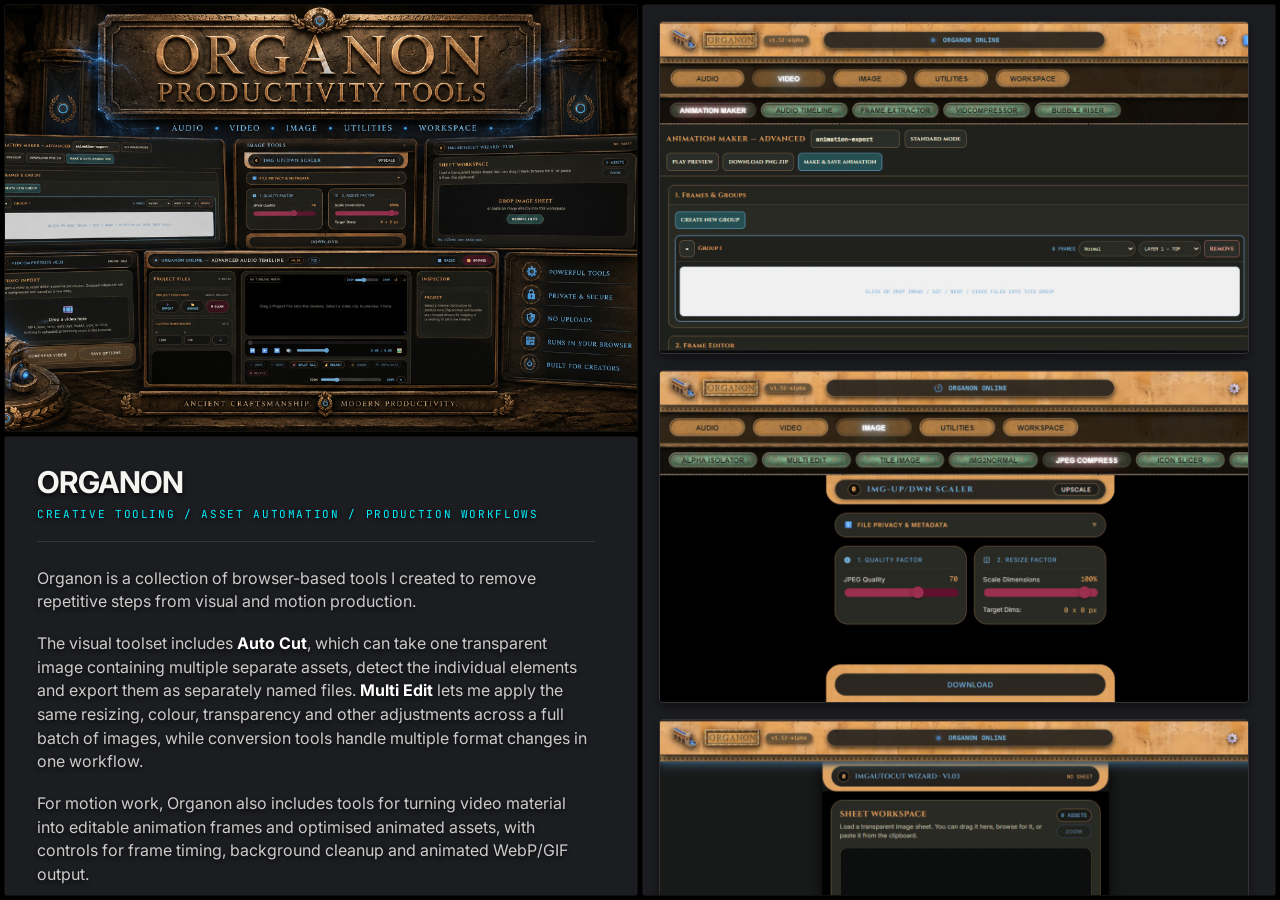
<file: organon/index.html>
<!DOCTYPE html><html lang="en"><head><meta charset="UTF-8"><meta name="viewport" content="width=device-width,initial-scale=1.0"><title>Organon | Christopher Tyler</title><link rel="preconnect" href="https://fonts.googleapis.com"><link rel="preconnect" href="https://fonts.gstatic.com" crossorigin><link href="https://fonts.googleapis.com/css2?family=Inter:wght@400;500;600;700&family=JetBrains+Mono:wght@400;700&display=swap" rel="stylesheet"><link rel="stylesheet" href="../project.css"><style>:root{--accent:#00F0FF}</style></head><body><main class="project-layout"><section class="left-column"><div class="panel video-panel"><img src="01.png" alt="Organon preview" class="video-placeholder"></div><div class="panel text-panel scrollable"><header class="project-header"><h1>ORGANON</h1><p class="eyebrow">CREATIVE TOOLING / ASSET AUTOMATION / PRODUCTION WORKFLOWS</p></header><div class="copy"><p>Organon is a collection of browser-based tools I created to remove repetitive steps from visual and motion production.</p><p>The visual toolset includes <strong>Auto Cut</strong>, which can take one transparent image containing multiple separate assets, detect the individual elements and export them as separately named files. <strong>Multi Edit</strong> lets me apply the same resizing, colour, transparency and other adjustments across a full batch of images, while conversion tools handle multiple format changes in one workflow.</p><p>For motion work, Organon also includes tools for turning video material into editable animation frames and optimised animated assets, with controls for frame timing, background cleanup and animated WebP/GIF output.</p><p>The project demonstrates how I approach creative production beyond generation itself: identifying friction in an asset pipeline and building practical tools that make production faster, more consistent and easier to repeat.</p><p class="project-site-row"><a class="project-link" href="https://cinaedvsstudios.github.io/Organon/" target="_blank" rel="noopener noreferrer">OPEN ORGANON ↗</a></p><p class="label">Deliverables</p><p>Asset auto-separation · batch image editing · format conversion · video-to-animation workflows · animated WebP production</p><p class="label">Focus</p><p>Creative workflow automation · batch production · reusable tooling · asset consistency · production efficiency</p></div></div></section><aside class="panel image-panel scrollable"><img src="01.jpg" alt="Organon asset 01" class="image-stack-img"><img src="02.jpg" alt="Organon asset 02" class="image-stack-img" loading="lazy" decoding="async"><img src="03.jpg" alt="Organon asset 03" class="image-stack-img" loading="lazy" decoding="async"><img src="04.jpg" alt="Organon asset 04" class="image-stack-img" loading="lazy" decoding="async"><img src="05.jpg" alt="Organon asset 05" class="image-stack-img" loading="lazy" decoding="async"><span class="gallery-end" aria-hidden="true"></span></aside></main></body></html>
</file>
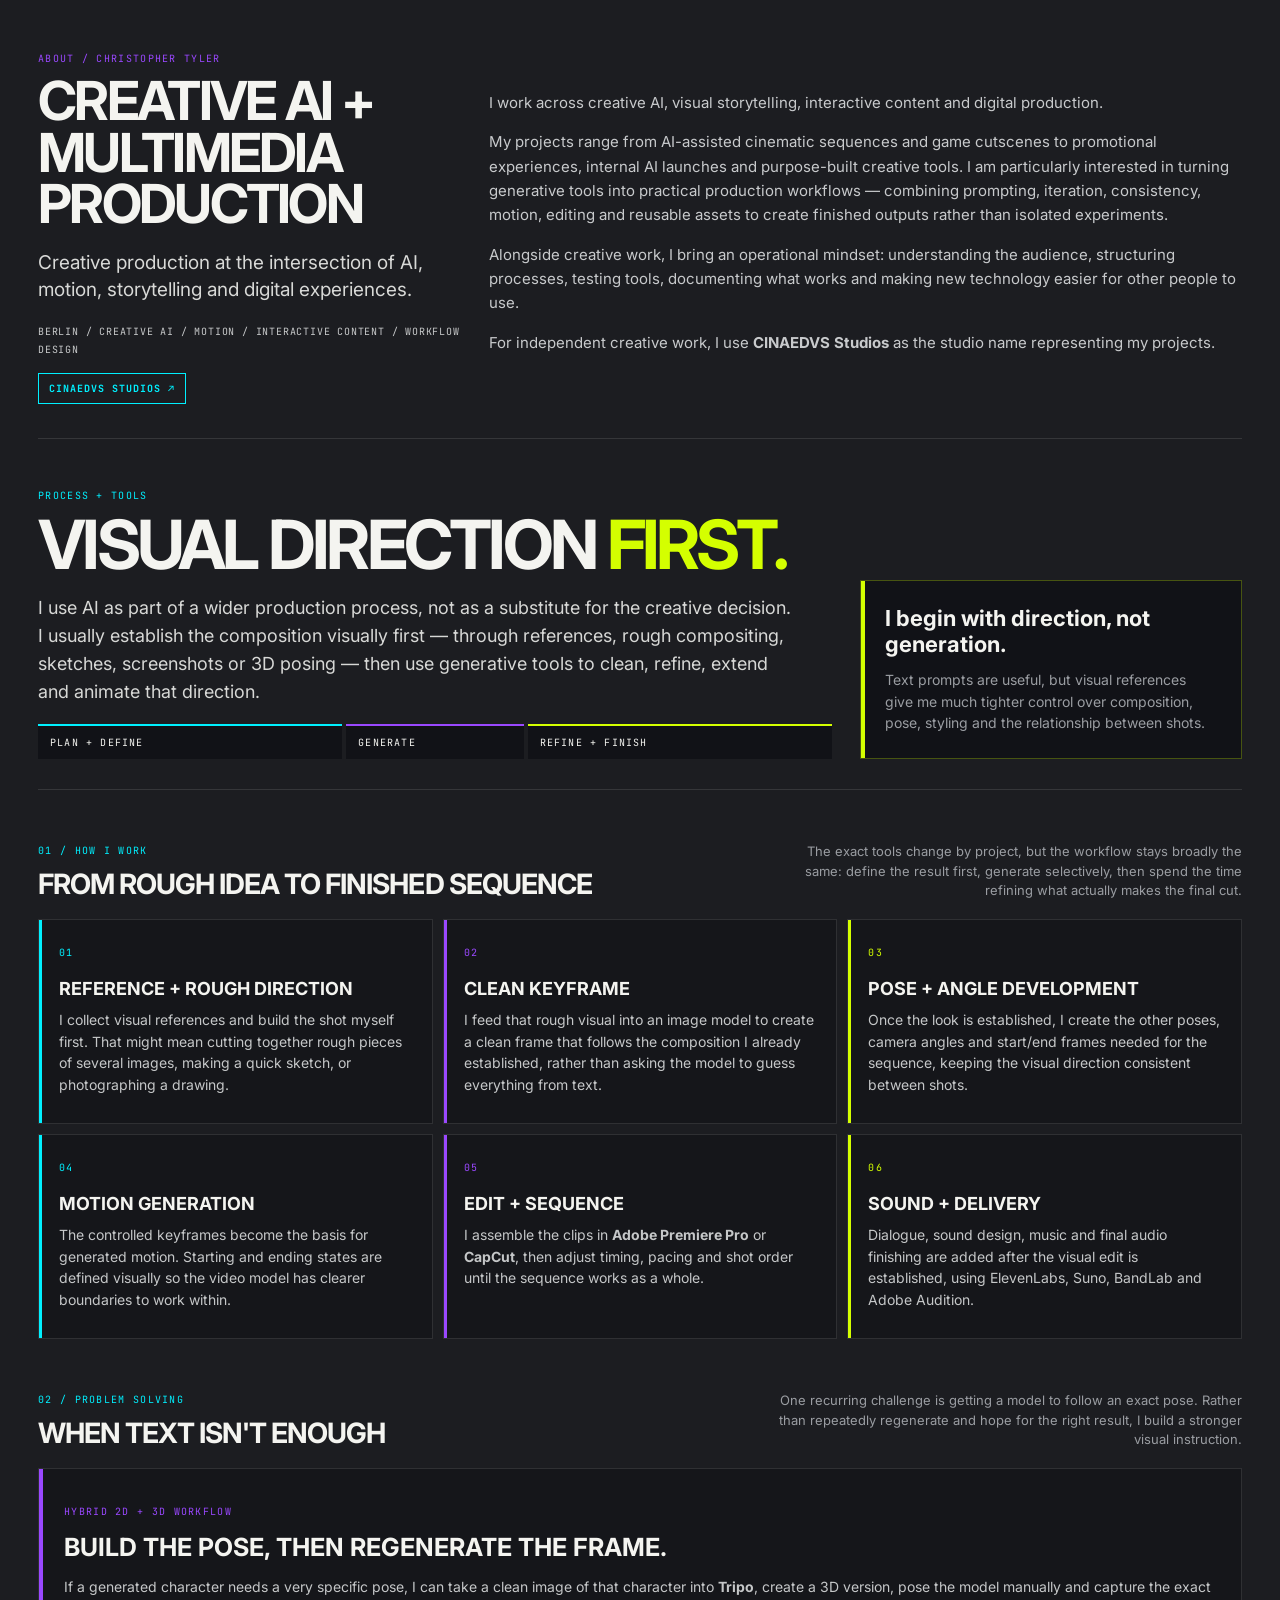
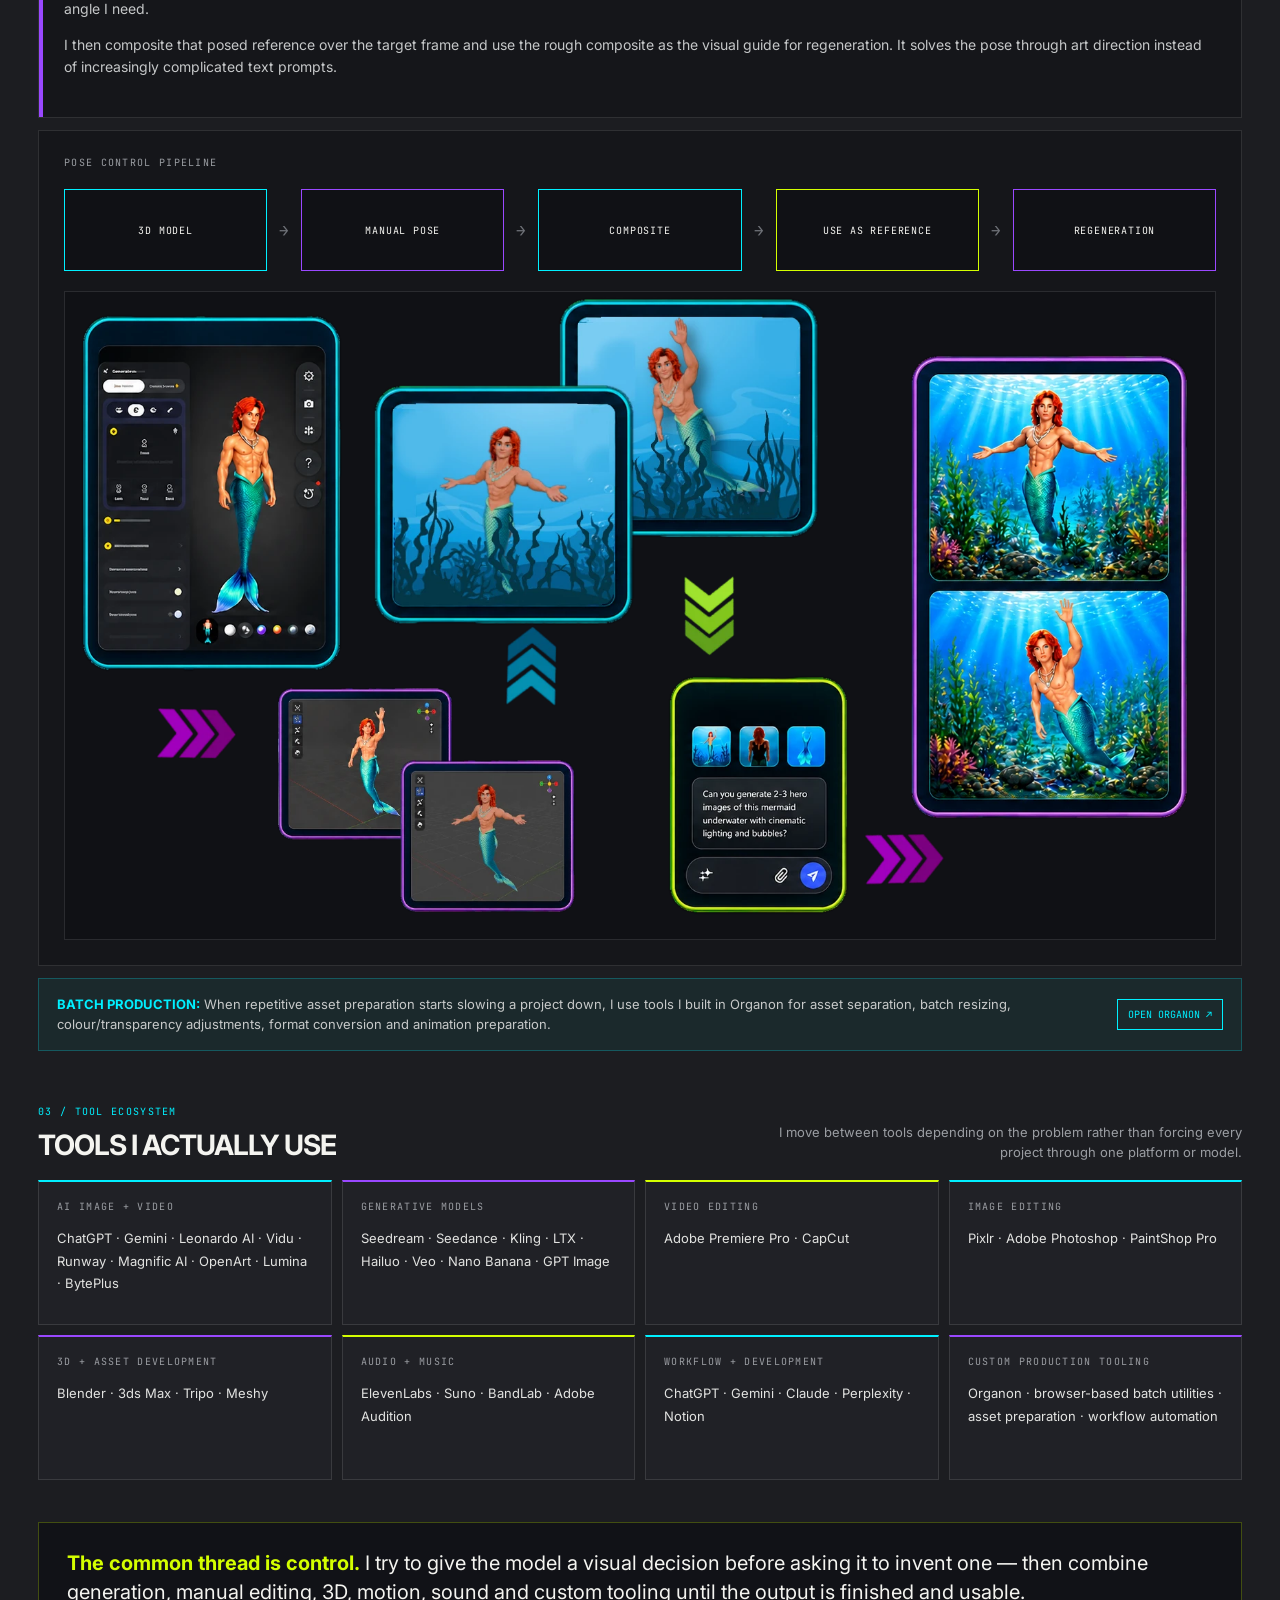
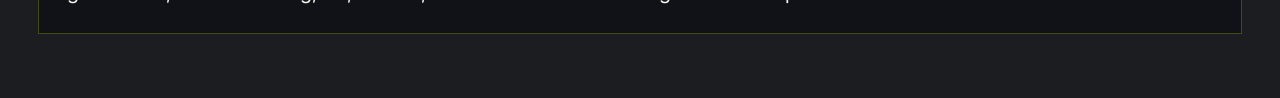
<file: process/index.html>
<!DOCTYPE html><html lang="en"><head><meta charset="UTF-8"><meta name="viewport" content="width=device-width,initial-scale=1.0"><title>Process + Tools | Christopher Tyler</title><link rel="preconnect" href="https://fonts.googleapis.com"><link rel="preconnect" href="https://fonts.gstatic.com" crossorigin><link href="https://fonts.googleapis.com/css2?family=Inter:wght@400;500;600;700&family=JetBrains+Mono:wght@400;700&display=swap" rel="stylesheet"><style>:root{--bg:#1c1d21;--panel:#15161a;--panel2:#202126;--text:#f4f4f0;--muted:#9a9da2;--cyan:#00f0ff;--lime:#d4ff00;--violet:#9a48ff;--line:rgba(255,255,255,.11)}*{box-sizing:border-box}html,body{margin:0;width:100%;min-height:100%;background:var(--bg);color:var(--text);scrollbar-width:thin;scrollbar-color:var(--lime) #111}html::-webkit-scrollbar,body::-webkit-scrollbar{width:10px}html::-webkit-scrollbar-track,body::-webkit-scrollbar-track{background:#111}html::-webkit-scrollbar-thumb,body::-webkit-scrollbar-thumb{background:var(--lime);border-radius:10px;border:2px solid #111}body{font-family:Inter,Arial,sans-serif;overflow-x:hidden}.page{padding:34px 38px 64px}.mono,.kicker,.section-kicker,.tool-title,.step-num{font-family:'JetBrains Mono',monospace;text-transform:uppercase;letter-spacing:.13em}.profile{display:grid;grid-template-columns:.72fr 1.28fr;gap:28px;padding:8px 0 34px;border-bottom:1px solid var(--line)}.profile h1{font-size:clamp(34px,4.2vw,58px);line-height:.96;letter-spacing:-.05em;margin:0}.profile-tagline{font-size:19px;line-height:1.45;color:#d8d9d7}.profile-copy{display:grid;align-content:center;gap:15px}.profile-copy p{margin:0;color:#c8cacc;font-size:15px;line-height:1.62}.profile-tags{font-family:'JetBrains Mono',monospace;font-size:10px;line-height:1.8;letter-spacing:.08em;color:#c7c9ca}.studio-link{display:inline-flex;margin-top:14px;padding:8px 10px;border:1px solid var(--cyan);color:var(--cyan);font:700 10px 'JetBrains Mono',monospace;letter-spacing:.1em;text-decoration:none}.hero{display:grid;grid-template-columns:1.35fr .65fr;gap:28px;padding:40px 0 30px;border-bottom:1px solid var(--line)}.kicker,.section-kicker{color:var(--cyan);font-size:10px}.hero h2{font-size:clamp(38px,5.3vw,72px);line-height:.95;letter-spacing:-.055em;margin:10px 0 0}.hero h2 span{color:var(--lime)}.hero-copy{max-width:760px;color:#d7d8d6;font-size:18px;line-height:1.55}.hero-quote{align-self:end;background:#111217;border:1px solid rgba(212,255,0,.28);padding:24px;box-shadow:inset 4px 0 0 var(--lime)}.hero-quote strong{display:block;font-size:22px;margin-bottom:12px}.hero-quote p{margin:0;color:var(--muted);font-size:14px;line-height:1.55}.phase-strip{display:grid;grid-template-columns:1.2fr .7fr 1.2fr;gap:4px;margin-top:18px}.phase{padding:10px 12px;background:#111217;border-top:2px solid var(--cyan);font:10px 'JetBrains Mono',monospace;letter-spacing:.12em}.phase:nth-child(2){border-color:var(--violet)}.phase:nth-child(3){border-color:var(--lime)}section{margin-top:44px}.profile,.hero{margin-top:0}.section-head{display:flex;justify-content:space-between;align-items:end;gap:20px;margin-bottom:18px}.section-head h2{margin:5px 0 0;font-size:28px;letter-spacing:-.035em}.section-note{max-width:470px;margin:0;color:var(--muted);font-size:13px;line-height:1.5;text-align:right}.steps{display:grid;grid-template-columns:repeat(3,1fr);gap:10px}.step{position:relative;min-height:205px;padding:20px;background:var(--panel);border:1px solid var(--line)}.step:before{content:'';position:absolute;left:0;top:0;bottom:0;width:3px;background:var(--accent,var(--cyan))}.step:nth-child(2),.step:nth-child(5){--accent:var(--violet)}.step:nth-child(3),.step:nth-child(6){--accent:var(--lime)}.step-num{font-size:10px;color:var(--accent,var(--cyan))}.step h3{margin:18px 0 10px;font-size:18px}.step p{margin:0;color:#c5c7c8;font-size:14px;line-height:1.55}.problem-copy,.problem-flow{background:var(--panel);border:1px solid var(--line);padding:25px}.problem-copy{box-shadow:inset 4px 0 0 var(--violet);margin-bottom:12px}.problem-copy h3{font-size:25px;margin:12px 0 14px}.problem-copy p{color:#c5c7c8;font-size:14px;line-height:1.58}.flow-title{font:10px 'JetBrains Mono',monospace;letter-spacing:.13em;color:var(--muted);margin-bottom:20px}.flow{display:grid;grid-template-columns:1fr 22px 1fr 22px 1fr 22px 1fr 22px 1fr;gap:6px;align-items:center}.flow-box{min-height:82px;display:flex;align-items:center;justify-content:center;text-align:center;padding:12px;background:#101115;border:1px solid rgba(255,255,255,.12);font:10px 'JetBrains Mono',monospace;letter-spacing:.08em}.flow-box:nth-of-type(1){border-color:var(--cyan)}.flow-box:nth-of-type(2){border-color:var(--violet)}.flow-box:nth-of-type(3){border-color:var(--cyan)}.flow-box:nth-of-type(4){border-color:var(--lime)}.flow-box:nth-of-type(5){border-color:var(--violet)}.arrow{text-align:center;color:#6f7278;font-family:'JetBrains Mono',monospace}.flow-image{display:block;width:100%;height:auto;margin-top:20px;border:1px solid var(--line);background:#101115}.organon{display:flex;justify-content:space-between;align-items:center;gap:18px;margin-top:12px;padding:16px 18px;background:rgba(0,240,255,.05);border:1px solid rgba(0,240,255,.24)}.organon p{margin:0;color:#c7c9c9;font-size:13px;line-height:1.5}.organon strong{color:var(--cyan)}.organon a{color:var(--cyan);font:10px 'JetBrains Mono',monospace;text-decoration:none;border:1px solid var(--cyan);padding:8px 10px;white-space:nowrap}.tools{display:grid;grid-template-columns:repeat(4,1fr);gap:10px}.tool{min-height:145px;background:var(--panel2);border:1px solid var(--line);padding:18px}.tool:nth-child(3n+1){border-top:2px solid var(--cyan)}.tool:nth-child(3n+2){border-top:2px solid var(--violet)}.tool:nth-child(3n){border-top:2px solid var(--lime)}.tool-title{font-size:10px;color:var(--muted);margin-bottom:14px}.tool p{margin:0;color:#e2e3e1;font-size:13px;line-height:1.72}.closing{margin-top:42px;padding:26px 28px;border:1px solid rgba(212,255,0,.25);background:#111217;font-size:20px;line-height:1.45}.closing strong{color:var(--lime)}@media(max-width:950px){.profile,.hero{grid-template-columns:1fr}.steps,.tools{grid-template-columns:repeat(2,1fr)}.section-head{align-items:start;flex-direction:column}.section-note{text-align:left}.page{padding:28px 24px 50px}.flow{grid-template-columns:1fr 18px 1fr 18px 1fr 18px 1fr 18px 1fr}.flow-box{font-size:9px}}@media(max-width:720px){.flow{grid-template-columns:1fr}.arrow{transform:rotate(90deg)}}@media(max-width:600px){.page{padding:22px 16px 40px}.steps,.tools,.phase-strip{grid-template-columns:1fr}.organon{align-items:flex-start;flex-direction:column}}</style></head><body><main class="page"><section class="profile"><div><p class="mono" style="color:var(--violet);font-size:10px">ABOUT / CHRISTOPHER TYLER</p><h1>CREATIVE AI + MULTIMEDIA PRODUCTION</h1><p class="profile-tagline">Creative production at the intersection of AI, motion, storytelling and digital experiences.</p><div class="profile-tags">BERLIN / CREATIVE AI / MOTION / INTERACTIVE CONTENT / WORKFLOW DESIGN</div><a class="studio-link" href="https://cinaedvsstudios.github.io/cinaedvs" target="_blank" rel="noopener noreferrer">CINAEDVS STUDIOS ↗</a></div><div class="profile-copy"><p>I work across creative AI, visual storytelling, interactive content and digital production.</p><p>My projects range from AI-assisted cinematic sequences and game cutscenes to promotional experiences, internal AI launches and purpose-built creative tools. I am particularly interested in turning generative tools into practical production workflows — combining prompting, iteration, consistency, motion, editing and reusable assets to create finished outputs rather than isolated experiments.</p><p>Alongside creative work, I bring an operational mindset: understanding the audience, structuring processes, testing tools, documenting what works and making new technology easier for other people to use.</p><p>For independent creative work, I use <strong>CINAEDVS Studios</strong> as the studio name representing my projects.</p></div></section><section class="hero"><div><p class="kicker">PROCESS + TOOLS</p><h2>VISUAL DIRECTION <span>FIRST.</span></h2><p class="hero-copy">I use AI as part of a wider production process, not as a substitute for the creative decision. I usually establish the composition visually first — through references, rough compositing, sketches, screenshots or 3D posing — then use generative tools to clean, refine, extend and animate that direction.</p><div class="phase-strip"><div class="phase">PLAN + DEFINE</div><div class="phase">GENERATE</div><div class="phase">REFINE + FINISH</div></div></div><aside class="hero-quote"><strong>I begin with direction, not generation.</strong><p>Text prompts are useful, but visual references give me much tighter control over composition, pose, styling and the relationship between shots.</p></aside></section><section><div class="section-head"><div><p class="section-kicker">01 / HOW I WORK</p><h2>FROM ROUGH IDEA TO FINISHED SEQUENCE</h2></div><p class="section-note">The exact tools change by project, but the workflow stays broadly the same: define the result first, generate selectively, then spend the time refining what actually makes the final cut.</p></div><div class="steps"><article class="step"><span class="step-num">01</span><h3>REFERENCE + ROUGH DIRECTION</h3><p>I collect visual references and build the shot myself first. That might mean cutting together rough pieces of several images, making a quick sketch, or photographing a drawing.</p></article><article class="step"><span class="step-num">02</span><h3>CLEAN KEYFRAME</h3><p>I feed that rough visual into an image model to create a clean frame that follows the composition I already established, rather than asking the model to guess everything from text.</p></article><article class="step"><span class="step-num">03</span><h3>POSE + ANGLE DEVELOPMENT</h3><p>Once the look is established, I create the other poses, camera angles and start/end frames needed for the sequence, keeping the visual direction consistent between shots.</p></article><article class="step"><span class="step-num">04</span><h3>MOTION GENERATION</h3><p>The controlled keyframes become the basis for generated motion. Starting and ending states are defined visually so the video model has clearer boundaries to work within.</p></article><article class="step"><span class="step-num">05</span><h3>EDIT + SEQUENCE</h3><p>I assemble the clips in <strong>Adobe Premiere Pro</strong> or <strong>CapCut</strong>, then adjust timing, pacing and shot order until the sequence works as a whole.</p></article><article class="step"><span class="step-num">06</span><h3>SOUND + DELIVERY</h3><p>Dialogue, sound design, music and final audio finishing are added after the visual edit is established, using ElevenLabs, Suno, BandLab and Adobe Audition.</p></article></div></section><section><div class="section-head"><div><p class="section-kicker">02 / PROBLEM SOLVING</p><h2>WHEN TEXT ISN'T ENOUGH</h2></div><p class="section-note">One recurring challenge is getting a model to follow an exact pose. Rather than repeatedly regenerate and hope for the right result, I build a stronger visual instruction.</p></div><div class="problem-copy"><p class="mono" style="color:var(--violet);font-size:10px">HYBRID 2D + 3D WORKFLOW</p><h3>BUILD THE POSE, THEN REGENERATE THE FRAME.</h3><p>If a generated character needs a very specific pose, I can take a clean image of that character into <strong>Tripo</strong>, create a 3D version, pose the model manually and capture the exact angle I need.</p><p>I then composite that posed reference over the target frame and use the rough composite as the visual guide for regeneration. It solves the pose through art direction instead of increasingly complicated text prompts.</p></div><div class="problem-flow"><div class="flow-title">POSE CONTROL PIPELINE</div><div class="flow"><div class="flow-box">3D MODEL</div><span class="arrow">→</span><div class="flow-box">MANUAL POSE</div><span class="arrow">→</span><div class="flow-box">COMPOSITE</div><span class="arrow">→</span><div class="flow-box">USE AS REFERENCE</div><span class="arrow">→</span><div class="flow-box">REGENERATION</div></div><img class="flow-image" src="flow.webp" alt="Workflow showing 3D model, pose, composite, reference and regenerated image"></div><div class="organon"><p><strong>BATCH PRODUCTION:</strong> When repetitive asset preparation starts slowing a project down, I use tools I built in Organon for asset separation, batch resizing, colour/transparency adjustments, format conversion and animation preparation.</p><a href="https://cinaedvsstudios.github.io/Organon/" target="_blank" rel="noopener noreferrer">OPEN ORGANON ↗</a></div></section><section><div class="section-head"><div><p class="section-kicker">03 / TOOL ECOSYSTEM</p><h2>TOOLS I ACTUALLY USE</h2></div><p class="section-note">I move between tools depending on the problem rather than forcing every project through one platform or model.</p></div><div class="tools"><div class="tool"><div class="tool-title">AI IMAGE + VIDEO</div><p>ChatGPT · Gemini · Leonardo AI · Vidu · Runway · Magnific AI · OpenArt · Lumina · BytePlus</p></div><div class="tool"><div class="tool-title">GENERATIVE MODELS</div><p>Seedream · Seedance · Kling · LTX · Hailuo · Veo · Nano Banana · GPT Image</p></div><div class="tool"><div class="tool-title">VIDEO EDITING</div><p>Adobe Premiere Pro · CapCut</p></div><div class="tool"><div class="tool-title">IMAGE EDITING</div><p>Pixlr · Adobe Photoshop · PaintShop Pro</p></div><div class="tool"><div class="tool-title">3D + ASSET DEVELOPMENT</div><p>Blender · 3ds Max · Tripo · Meshy</p></div><div class="tool"><div class="tool-title">AUDIO + MUSIC</div><p>ElevenLabs · Suno · BandLab · Adobe Audition</p></div><div class="tool"><div class="tool-title">WORKFLOW + DEVELOPMENT</div><p>ChatGPT · Gemini · Claude · Perplexity · Notion</p></div><div class="tool"><div class="tool-title">CUSTOM PRODUCTION TOOLING</div><p>Organon · browser-based batch utilities · asset preparation · workflow automation</p></div></div></section><div class="closing"><strong>The common thread is control.</strong> I try to give the model a visual decision before asking it to invent one — then combine generation, manual editing, 3D, motion, sound and custom tooling until the output is finished and usable.</div></main></body></html>
</file>
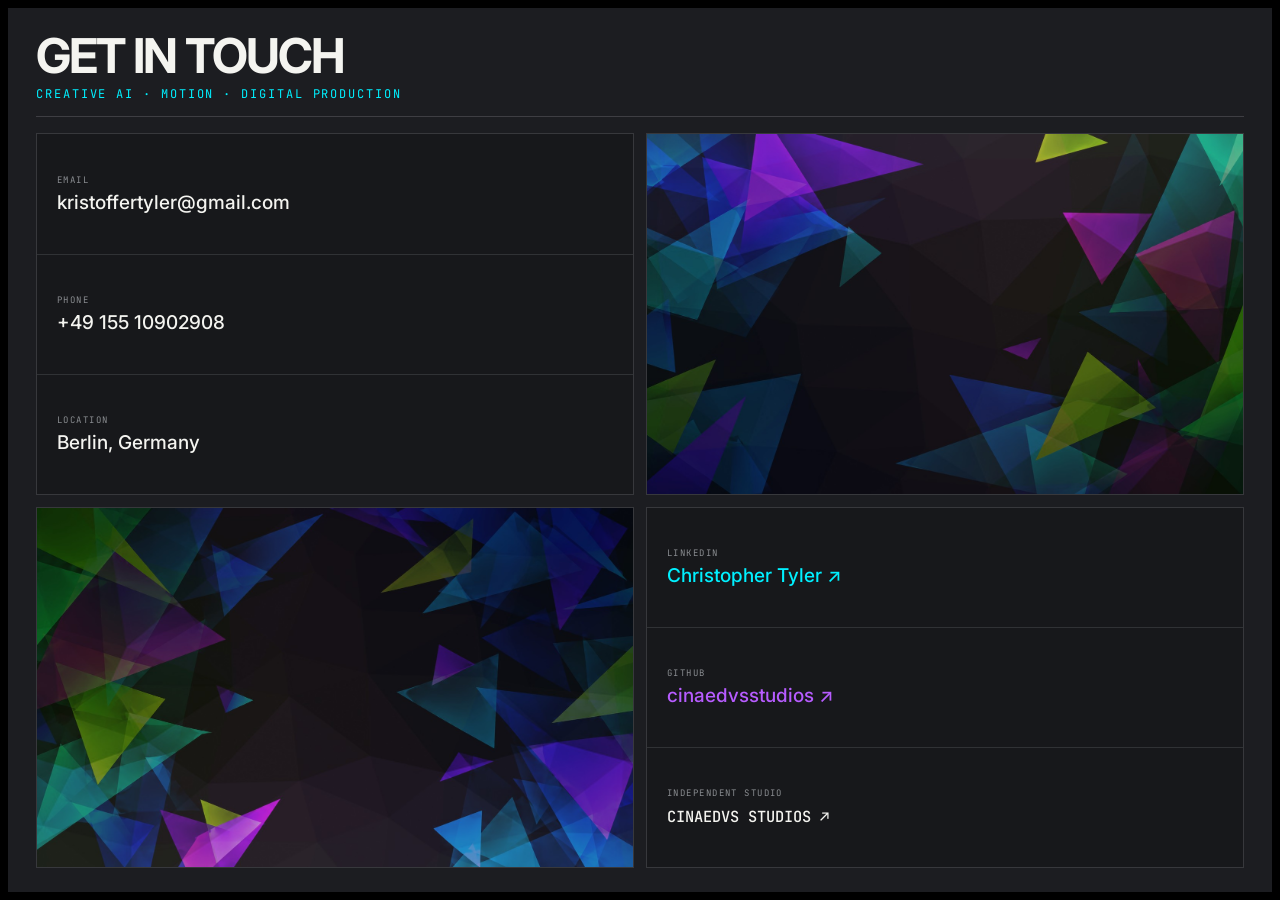
<file: contact.html>
<!DOCTYPE html><html lang="en"><head><meta charset="UTF-8"><meta name="viewport" content="width=device-width,initial-scale=1.0"><title>Contact | Christopher Tyler</title><link href="https://fonts.googleapis.com/css2?family=Inter:wght@400;500;600;700&family=JetBrains+Mono:wght@400;700&display=swap" rel="stylesheet"><style>*{box-sizing:border-box}html,body{width:100%;height:100%;margin:0;overflow:hidden}body{padding:4px;background:#000;color:#F4F4F0;font-family:Inter,Arial,sans-serif}.contact-panel{width:100%;height:100%;background:#1C1D21;border:4px solid #000;border-radius:4px;padding:24px 28px;display:grid;grid-template-rows:auto minmax(0,1fr);gap:16px;overflow:hidden}.contact-header{padding-bottom:14px;border-bottom:1px solid rgba(138,141,145,.3)}h1{margin:0 0 6px;font-size:clamp(30px,4vw,48px);line-height:1;font-weight:700;letter-spacing:-.04em}.subtitle{margin:0;color:#00F0FF;font-family:'JetBrains Mono',monospace;font-size:12px;letter-spacing:.16em;text-transform:uppercase}.contact-grid{display:grid;grid-template-columns:repeat(2,minmax(0,1fr));grid-template-rows:repeat(2,minmax(0,1fr));gap:12px;min-height:0}.quad{min-width:0;min-height:0;border:1px solid rgba(138,141,145,.28);background:#17181b;overflow:hidden}.info-group{display:grid;grid-template-rows:repeat(3,minmax(0,1fr));height:100%}.info-row{display:flex;flex-direction:column;justify-content:center;padding:14px 20px;min-height:0}.info-row+.info-row{border-top:1px solid rgba(138,141,145,.22)}.contact-label{margin-bottom:6px;color:#8A8D91;font-family:'JetBrains Mono',monospace;font-size:9px;letter-spacing:.16em;text-transform:uppercase}.contact-value,.contact-value a{color:#F4F4F0;font-size:clamp(13px,1.5vw,19px);font-weight:500;line-height:1.2;text-decoration:none;overflow-wrap:anywhere}.contact-value a:hover{color:#D4FF00}.linkedin a{color:#00F0FF}.github a{color:#b75cff}.studio a{font-family:'JetBrains Mono',monospace;font-size:clamp(12px,1.2vw,16px)}.image-cell img{display:block;width:100%;height:100%;object-fit:cover;object-position:center}@media(max-width:700px){.contact-panel{padding:16px;gap:10px}.contact-grid{gap:8px}.info-row{padding:9px 12px}.contact-label{font-size:7px;margin-bottom:3px}.contact-value,.contact-value a{font-size:11px}.studio a{font-size:10px}.subtitle{font-size:9px}h1{font-size:28px}}</style></head><body><main class="contact-panel"><header class="contact-header"><h1>GET IN TOUCH</h1><p class="subtitle">Creative AI · Motion · Digital Production</p></header><section class="contact-grid"><div class="quad info-group"><div class="info-row"><div class="contact-label">Email</div><div class="contact-value"><a href="mailto:kristoffertyler@gmail.com">kristoffertyler@gmail.com</a></div></div><div class="info-row"><div class="contact-label">Phone</div><div class="contact-value"><a href="tel:+4915510902908">+49 155 10902908</a></div></div><div class="info-row"><div class="contact-label">Location</div><div class="contact-value">Berlin, Germany</div></div></div><div class="quad image-cell"><img src="process/01.jpg" alt="Christopher Tyler creative work"></div><div class="quad image-cell"><img src="process/02.jpg" alt="Christopher Tyler creative work"></div><div class="quad info-group"><div class="info-row linkedin"><div class="contact-label">LinkedIn</div><div class="contact-value"><a href="https://www.linkedin.com/in/christopher-tyler-5ab8b683" target="_blank" rel="noopener noreferrer">Christopher Tyler ↗</a></div></div><div class="info-row github"><div class="contact-label">GitHub</div><div class="contact-value"><a href="https://github.com/cinaedvsstudios" target="_blank" rel="noopener noreferrer">cinaedvsstudios ↗</a></div></div><div class="info-row studio"><div class="contact-label">Independent Studio</div><div class="contact-value"><a href="https://cinaedvsstudios.github.io/cinaedvs" target="_blank" rel="noopener noreferrer">CINAEDVS STUDIOS ↗</a></div></div></div></section></main></body></html>
</file>
<file: project.css>
*{box-sizing:border-box}html,body{width:100%;height:100%;margin:0;overflow:hidden}body{background:#000;color:#F4F4F0;font-family:Inter,Arial,sans-serif;text-shadow:0 2px 4px rgba(0,0,0,.78)}.project-layout{display:grid;grid-template-columns:minmax(0,1fr) minmax(0,1fr);gap:4px;width:100%;height:100%;padding:4px;overflow:hidden}.left-column{display:grid;grid-template-rows:minmax(0,48%) minmax(0,52%);gap:4px;min-width:0;min-height:0;overflow:hidden}.panel{background:#1C1D21;border:1px solid #111;border-radius:3px;min-width:0;min-height:0;overflow:hidden}.video-panel{display:flex;align-items:center;justify-content:center;background:#000}.video-panel video,.video-placeholder{display:block;width:100%;height:100%;object-fit:contain;background:#000}.video-placeholder{object-fit:cover}.text-panel{overflow-y:auto;padding:30px 32px 46px}.image-panel{overflow-y:auto;padding:16px 16px 56px;scroll-padding-bottom:56px}.image-stack-img{display:block;width:100%;height:auto;margin:0 0 16px;border:1px solid #333;border-radius:4px;box-shadow:0 4px 10px rgba(0,0,0,.45);flex-shrink:0}.image-stack-img:last-of-type{margin-bottom:0}.gallery-end{display:block;height:44px;min-height:44px}.scrollable{scrollbar-width:thin;scrollbar-color:var(--accent) #111;scrollbar-gutter:stable;overscroll-behavior:contain}.scrollable::-webkit-scrollbar{width:9px}.scrollable::-webkit-scrollbar-track{background:#111}.scrollable::-webkit-scrollbar-thumb{background:var(--accent);border-radius:10px;border:2px solid #111}.scrollable::-webkit-scrollbar-thumb:hover{filter:brightness(1.2)}h1{margin:0 0 7px;font-size:30px;line-height:1.05;letter-spacing:-.035em;font-weight:700;color:#F4F4F0}.eyebrow{margin:0;font-family:'JetBrains Mono',monospace;font-size:11px;line-height:1.55;letter-spacing:.15em;text-transform:uppercase;color:var(--accent)}.project-header{margin-bottom:25px;padding-bottom:18px;border-bottom:1px solid rgba(138,141,145,.22)}.copy{color:rgba(244,244,240,.82);font-size:16px;line-height:1.48}.copy p{margin:0 0 18px}.copy strong{color:#fff}.label{margin:26px 0 7px!important;font-family:'JetBrains Mono',monospace;font-size:11px;letter-spacing:.13em;text-transform:uppercase;color:#8A8D91}.copy .label+ p{margin-bottom:18px}.project-site-row{margin:22px 0 18px!important}.project-link{display:inline-flex;align-items:center;gap:8px;padding:8px 11px;border:1px solid var(--accent);color:var(--accent);font-family:'JetBrains Mono',monospace;font-size:11px;font-weight:700;letter-spacing:.1em;text-transform:uppercase;text-decoration:none;background:rgba(0,0,0,.2);transition:background .18s ease,color .18s ease,transform .18s ease}.project-link:hover{background:var(--accent);color:#050505;transform:translateY(-1px)}.video-panel video{cursor:pointer}@media(max-width:800px){html,body{overflow:auto;height:auto}.project-layout{display:block;height:auto;overflow:visible}.left-column{display:block}.video-panel{aspect-ratio:16/9;margin-bottom:4px}.text-panel{max-height:none;margin-bottom:4px}.image-panel{overflow:visible;padding-bottom:32px}.panel{min-height:0}}
</file>
